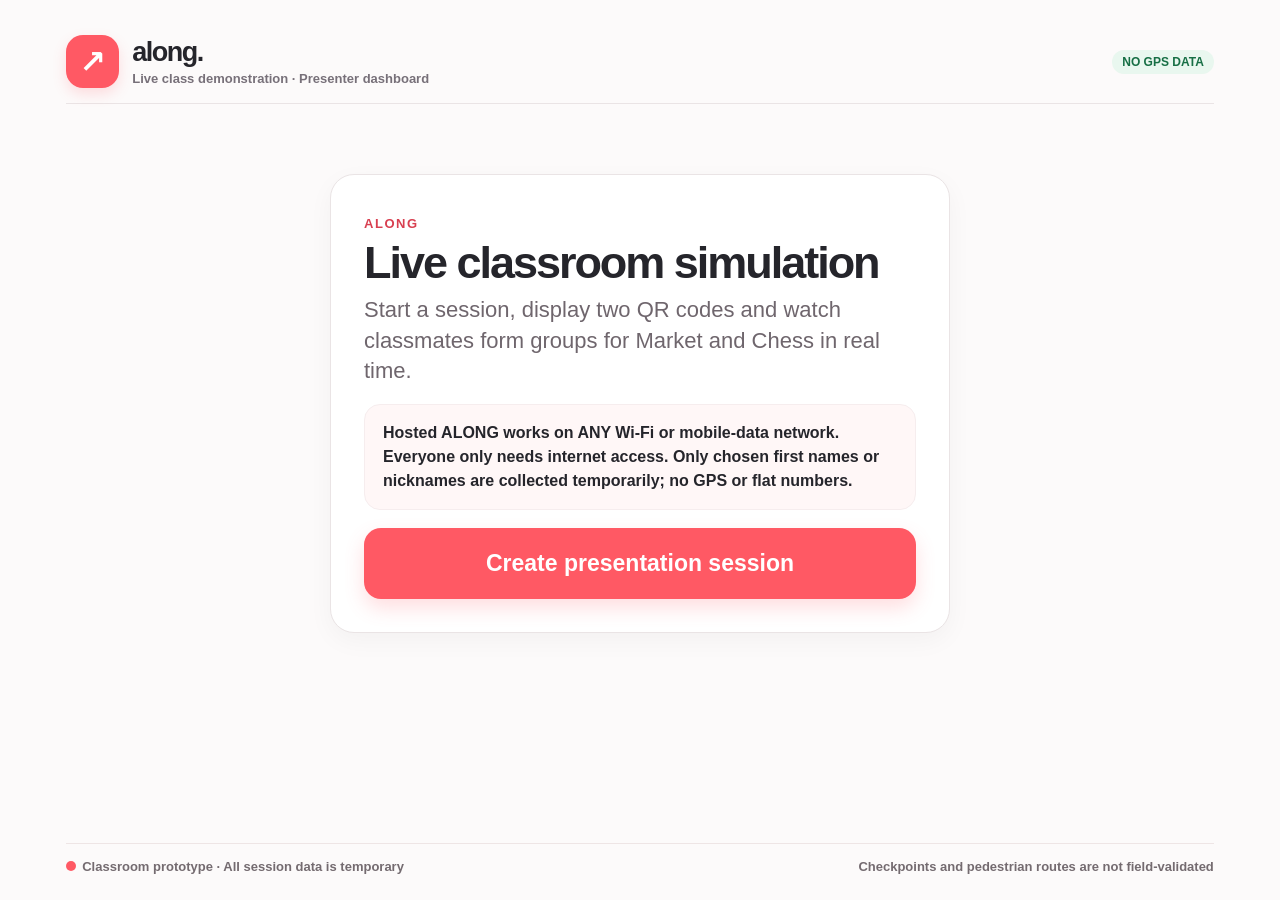
<file: static/presenter.html>
<!doctype html><html lang="en"><head><meta charset="utf-8"><meta name="viewport" content="width=device-width, initial-scale=1"><meta name="theme-color" content="#FCFAFA"><title>ALONG · Presenter Dashboard</title><link rel="stylesheet" href="/static/style.css"><link rel="stylesheet" href="/static/map.css"></head><body><div class="page"><header class="top"><div class="identity"><div class="logo" aria-hidden="true">↗</div><div><div class="brand">along.</div><div class="subbrand">Live class demonstration · Presenter dashboard</div></div></div><span class="badge live">NO GPS DATA</span></header><main id="presenter" class="content"></main><footer class="footer"><span><i class="footdot"></i>Classroom prototype · All session data is temporary</span><span>Checkpoints and pedestrian routes are not field-validated</span></footer></div><script src="/static/weather.js"></script><script src="/static/network-map.js"></script><script src="/static/presenter.js"></script></body></html>
</file>
<file: static/style.css>
:root{--ink:#171b18;--paper:#f7f6f0;--surface:#fffefb;--yellow:#f7d64a;--soft:#edf0e9;--muted:#48534b;--line:#cdd4ca;--blue:#386ca1;--green:#277350;--shadow:0 5px 0 rgba(25,35,29,.12)}
*{box-sizing:border-box}html,body{margin:0;min-height:100%;background:var(--paper);color:var(--ink);font-family:Arial,Helvetica,"PingFang HK","Noto Sans TC",sans-serif}button,input{font:inherit}button{cursor:pointer;color:var(--ink)}button:focus-visible,input:focus-visible{outline:4px solid #0874db;outline-offset:3px}button:disabled{cursor:not-allowed}.page{max-width:1250px;margin:auto;padding:22px clamp(18px,4vw,52px) 26px;min-height:100svh;display:flex;flex-direction:column;gap:18px}
.top{display:flex;align-items:center;justify-content:space-between;gap:15px}.identity{display:flex;gap:12px;align-items:center}.logo{background:var(--ink);color:var(--yellow);font-size:29px;font-weight:900;border-radius:13px;width:50px;height:50px;display:grid;place-items:center}.brand{font-size:19px;font-weight:900;letter-spacing:.04em}.subbrand,.muted{color:var(--muted)}.subbrand{font-size:14px;font-weight:600;padding-top:3px}.lang{background:var(--surface);border:2px solid var(--ink);border-radius:13px;padding:13px 16px;font-weight:800;min-height:52px}.step{font-weight:900;letter-spacing:.12em;font-size:13px;color:#59645a;margin:8px 0 8px}h1{font-size:clamp(34px,4.8vw,58px);line-height:1.07;letter-spacing:-.045em;margin:0 0 8px}h2{font-size:clamp(23px,3vw,32px);margin:0 0 10px}h3{margin:0;font-size:21px}.lead{font-size:clamp(18px,2.2vw,23px);font-weight:650;color:#424b44;margin:0 0 18px;line-height:1.38}.content{flex:1}.activitygrid{display:grid;grid-template-columns:repeat(6,minmax(0,1fr));gap:15px;margin-top:17px}.activity{grid-column:span 2;min-height:210px;display:flex;flex-direction:column;align-items:center;justify-content:center;gap:12px;border:3px solid var(--ink);border-radius:23px;background:var(--yellow);box-shadow:var(--shadow);padding:16px}.activity:hover:not(:disabled){transform:translateY(-2px)}.activity svg{width:76px;height:76px}.activity .activity-name{font-size:clamp(25px,3vw,34px);font-weight:900}.activity .status{padding:6px 13px;border:1.5px solid var(--ink);border-radius:99px;background:#fffefb;font-size:14px;font-weight:800}.activity.disabled{background:#e2e7e0;color:#526058;border-color:#a9b4a9;box-shadow:none}.activity.disabled svg{opacity:.58}.activity.disabled .status{border-color:#c4ccc3}.activity:nth-child(4){grid-column:2/span 2}.activity:nth-child(5){grid-column:4/span 2}
svg.icon{display:block;stroke:currentColor;fill:none;stroke-width:2.8;stroke-linecap:round;stroke-linejoin:round}.back{background:var(--surface);border:2px solid var(--ink);border-radius:14px;padding:12px 18px;font-weight:850;min-height:50px;margin:5px 0 15px}.buildinggrid,.slotgrid{display:grid;grid-template-columns:repeat(2,minmax(0,1fr));gap:15px}.bigoption{display:flex;flex-direction:column;gap:14px;align-items:flex-start;justify-content:center;text-align:left;min-height:180px;background:var(--surface);border:3px solid var(--ink);border-radius:21px;padding:23px 27px}.bigoption:hover{background:#fff2af}.bigoption svg{height:44px;width:44px}.bigoption strong{font-size:27px}.bigoption small{font-size:17px;color:var(--muted);line-height:1.35}.bigoption .bigtime{font-size:44px;letter-spacing:-.04em;font-weight:900}.hint{background:#ecefe8;border-radius:15px;padding:16px 18px;font-size:16px;font-weight:650;line-height:1.5;margin:18px 0}.groupnote{border-left:6px solid #b47529;border-radius:0 12px 12px 0;background:#fcf0db;padding:14px 15px;font-weight:650;line-height:1.5;margin:15px 0}.pace{display:flex;align-items:center;gap:14px;background:#e9eee7;border:2px solid #bcc8bc;border-radius:18px;padding:18px;margin:17px 0}.pace input{width:32px;height:32px;accent-color:#f6cf2f;flex:none}.pace strong{display:block;font-size:20px}.pace small{color:#4f594f;font-size:15px}.review{max-width:960px;border:3px solid var(--ink);border-radius:25px;background:var(--surface);padding:clamp(20px,4vw,34px);margin:12px auto}.review-head{display:flex;align-items:center;gap:17px;border-bottom:2px solid var(--line);padding-bottom:17px}.review-head svg{width:59px;height:59px}.review-head .destination{color:var(--muted);font-weight:750;margin-top:6px}.facts{display:grid;grid-template-columns:1fr 1fr;gap:13px;margin:20px 0}.fact{background:#eef1eb;padding:17px;border-radius:14px}.fact label{color:#4a584e;display:block;font-size:14px;font-weight:800;margin-bottom:8px}.fact strong{font-size:21px;font-weight:900;line-height:1.25}.button-primary{border:3px solid var(--ink);border-radius:17px;background:var(--yellow);min-height:71px;padding:18px;font-size:23px;font-weight:900;width:100%}.button-primary:hover{background:#ffe781}.button-secondary{border:2px solid var(--ink);border-radius:13px;background:var(--surface);min-height:55px;padding:12px 18px;font-size:17px;font-weight:850}.button-secondary:disabled{opacity:.4}.rowbuttons{display:flex;gap:12px;flex-wrap:wrap}.rowbuttons button{flex:1}.success-circle{height:83px;width:83px;background:#e7f1e9;border:3px solid #23714d;border-radius:50%;display:grid;place-items:center;margin:5px auto 18px;color:#23714d}.success-circle svg{height:42px;width:42px}.center{text-align:center}.live-count{background:#f9f0c6;padding:12px 16px;border-radius:13px;font-size:17px;font-weight:800;margin:12px 0}.live-count strong{font-size:25px}.warn{color:#904c24}.error{background:#f9e6e1;border:2px solid #a64a34;border-radius:12px;padding:13px 15px;font-weight:750;margin:12px 0;line-height:1.4}.badge{font-weight:800;font-size:12px;border-radius:60px;padding:5px 10px;background:#e8ebe6;display:inline-block}.badge.live{background:#e5f3e9;color:#216344}.badge.sample{background:#f3e9cc;color:#665013}.footer{border-top:2px solid #d4d9d0;padding-top:15px;display:flex;justify-content:space-between;flex-wrap:wrap;gap:8px;color:#505b52;font-size:13px;font-weight:700}.footdot{background:#398a5d;width:10px;height:10px;display:inline-block;border-radius:50%;margin-right:6px}.footer a{color:#2b5c83}
/* Presenter */
.presenter-head{background:var(--ink);color:#fffef9;border-radius:20px;padding:25px 28px}.presenter-head h1{font-size:clamp(31px,4.3vw,51px)}.presenter-head p{font-size:18px;color:#dbe2d9;margin:9px 0}.presenter-head .badge{color:#15251a;background:var(--yellow)}.panel{background:var(--surface);border:2px solid var(--line);border-radius:18px;padding:22px}.dash-top{display:flex;justify-content:space-between;align-items:center;gap:15px;flex-wrap:wrap}.dashstats{display:grid;grid-template-columns:repeat(3,1fr);gap:12px;margin:17px 0}.metric{border-radius:15px;background:#edf0e9;padding:17px}.metric strong{display:block;font-size:38px;line-height:1.1}.metric span{font-size:14px;font-weight:800;color:#596157}.presenter-grid{display:grid;grid-template-columns:1fr 1fr;gap:16px}.qrbox{padding:19px;text-align:center;border:2px solid #bfcac0;border-radius:17px;background:#fafbf7}.qrbox img{max-width:205px;width:100%;border:1px solid #ddd;background:white;border-radius:8px}.qrbox strong{display:block;font-size:22px;margin-bottom:6px}.qrbox p{font-size:13px;color:#556054;margin:4px 0 10px}.url-label{font-size:14px;font-weight:800;display:block;margin-bottom:8px}.url-input{border:2px solid #98a69a;padding:14px;border-radius:12px;font-size:16px;width:100%;margin-bottom:13px}.admin-controls{display:flex;gap:10px;flex-wrap:wrap;margin-top:14px}.admin-controls button{flex:1;min-width:160px}.group-card{padding:16px 18px;border:2px solid var(--line);border-radius:16px;background:#fffefb;margin-bottom:12px}.group-card.market{border-left:7px solid #386ca1}.group-card.chess{border-left:7px solid #277350}.group-card header{display:flex;gap:12px;justify-content:space-between;align-items:flex-start}.group-card .count{font-size:32px;font-weight:900}.group-card .meta{color:#506052;font-size:14px;font-weight:720;margin:8px 0}.originbars{display:grid;grid-template-columns:1fr 1fr;gap:8px;margin:12px 0}.originbar{padding:9px;background:#eff2eb;border-radius:10px;font-weight:700;font-size:14px}.line{height:1px;background:var(--line);margin:20px 0}.quiet{color:#5a665a;font-size:14px;line-height:1.5}.code{font-size:30px;letter-spacing:.16em;font-weight:900;color:var(--ink);background:var(--yellow);border-radius:12px;padding:8px 13px}.status-line{display:flex;gap:8px;align-items:center;font-size:14px;font-weight:800;color:#2d7051}.status-indicator{width:10px;height:10px;border-radius:50%;background:#4a995e}.two-column{display:grid;grid-template-columns:1.05fr .95fr;gap:20px}.session-welcome{max-width:620px;margin:50px auto;background:var(--surface);border:2px solid var(--ink);border-radius:22px;padding:33px}.session-welcome h1{font-size:45px}.link{color:#1d5d90;overflow-wrap:anywhere;font-size:13px}.small{font-size:14px}.hidden{display:none!important}
@media(max-width:900px){.two-column{grid-template-columns:1fr}.activity{min-height:170px}.activity svg{width:60px;height:60px}}
@media(max-width:620px){.page{padding:15px 15px 20px;gap:13px}.logo{width:39px;height:39px;font-size:24px}.brand{font-size:14px}.subbrand{font-size:12px}.lang{padding:10px;font-size:13px;min-height:44px}.activitygrid{grid-template-columns:repeat(2,minmax(0,1fr));gap:12px}.activity,.activity:nth-child(4),.activity:nth-child(5){grid-column:auto}.activity:nth-child(5){grid-column:1/span 2;max-width:270px;width:100%;justify-self:center}.activity{min-height:156px;border-radius:18px;gap:9px;padding:15px 7px}.activity svg{width:50px;height:50px}.activity .activity-name{font-size:23px}.activity .status{font-size:11px;padding:5px 9px}.buildinggrid,.slotgrid,.facts,.presenter-grid{grid-template-columns:1fr}.bigoption{min-height:132px;padding:18px;gap:5px}.bigoption svg{height:32px;width:32px}.bigoption strong{font-size:25px}.bigoption .bigtime{font-size:38px}.review{padding:18px}.fact{padding:14px}.fact strong{font-size:19px}.presenter-head{padding:22px}.panel{padding:17px}.dashstats{gap:6px}.metric{padding:12px}.metric strong{font-size:30px}.metric span{font-size:11px}.qrbox img{max-width:180px}.rowbuttons{flex-direction:column}.footer{font-size:12px}}
@media(prefers-reduced-motion:reduce){*{scroll-behavior:auto!important;animation:none!important;transition:none!important}}


/* ALONG V5 · Warm coral/white design system. Accessibility and app functionality retained. */
:root {
 --ink:#25252B; --paper:#FCFAFA; --surface:#FFFFFF;
 --yellow:#FF5964; --soft:#FFF0F1; --muted:#62616A;
 --line:#EAE4E5; --blue:#F15B66; --green:#9D5BA9;
 --coral:#FF5964; --coral-dark:#D83F50; --blush:#FFE8EA;
 --shadow:0 12px 28px rgba(62,40,47,.09);
}
html,body{font-family:-apple-system,BlinkMacSystemFont,"Segoe UI",Arial,"PingFang HK","Noto Sans TC",sans-serif;background:var(--paper);color:var(--ink)}
.page{max-width:1250px;gap:20px;padding-top:28px}
.top{padding:7px 0 15px;border-bottom:1px solid var(--line)}
.identity{gap:13px}
.logo{width:53px;height:53px;font-size:32px;line-height:1;border-radius:17px;background:var(--coral);color:white;box-shadow:0 6px 14px rgba(255,89,100,.18);font-family:system-ui;font-weight:750}
.brand{font-size:27px;font-weight:850;letter-spacing:-.055em;text-transform:lowercase;color:var(--ink)}
.subbrand{font-weight:600;font-size:13px;color:#777079}
h1{letter-spacing:-.045em;font-weight:850;font-size:clamp(34px,4.2vw,54px)}
h2{font-weight:820;letter-spacing:-.035em}
.lead{color:#6F666D;font-weight:500;font-size:clamp(18px,2vw,22px)}
.step,.hero-label,.eyebrow{color:var(--coral-dark)}
.lang,.back,.button-secondary,.weather-button{border:1.5px solid #E5DDDE;border-radius:14px;background:white;box-shadow:none;color:var(--ink)}
.lang:hover,.back:hover,.button-secondary:hover,.weather-button:hover{border-color:var(--coral);background:#FFF5F6}
.activitygrid{grid-template-columns:repeat(6,minmax(0,1fr));gap:14px;margin:23px 0}
.activity,.activity:nth-child(4),.activity:nth-child(5){grid-column:span 2;border:1px solid #F6DEE0;border-radius:25px;background:#FFF0F1;box-shadow:none;color:var(--ink);min-height:166px;gap:8px;transition:transform .15s ease,box-shadow .15s ease,background .15s ease}
.activity:nth-child(1),.activity:nth-child(2){grid-column:span 3;min-height:205px;background:var(--coral);color:#FFFFFF;border:1px solid var(--coral);box-shadow:0 12px 20px rgba(255,89,100,.18)}
.activity:hover:not(:disabled){transform:translateY(-3px);box-shadow:0 15px 30px rgba(255,89,100,.22)}
.activity-emoji{font-size:clamp(44px,6vw,70px);line-height:1.14;filter:drop-shadow(0 3px 3px rgba(0,0,0,.06))}
.activity .activity-name{font-size:clamp(23px,3vw,36px);font-weight:850;letter-spacing:-.035em}
.activity .status{border:none;border-radius:99px;font-size:14px;background:rgba(255,255,255,.20);color:white;font-weight:800;padding:7px 17px}
.activity.disabled{background:#FFF2F3;color:#454047;opacity:1;border-color:#F5E4E7}
.activity.disabled .activity-emoji{filter:grayscale(.35);opacity:.62;font-size:49px}
.activity.disabled .status{background:#EAE2E5;color:#716E72;border:none;font-weight:700}
.bigoption,.review,.group-preview,.panel,.session-welcome{background:white;border:1.5px solid var(--line);box-shadow:0 8px 26px rgba(32,24,29,.04);border-radius:24px}
.bigoption:hover,.bigoption.selectable{background:#FFF4F4;border-color:var(--coral)}
.bigoption svg,.review-head svg{color:var(--coral)}
.selectable{background:#FFF3F4!important;border-color:var(--coral)!important}
.fact,.metric,.originbar,.entrance-card,.hint{background:#FFF7F7;border:1px solid #F6EDEE;border-radius:16px}
.pace{background:#FFF6F7;border:1.5px solid #F4D9DC}
.pace input{accent-color:var(--coral)}
.groupnote,.demo-ribbon{background:#FFF2EE;border-left:5px solid var(--coral);color:#6F4545}
.participant-note,.key-info,.live-count{background:#FFF3F4;color:#51434B}
.button-primary{border:none;border-radius:17px;background:var(--coral);color:white;box-shadow:0 9px 20px rgba(255,89,100,.2)}
.button-primary:hover{background:var(--coral-dark)}
.button-primary:focus-visible,button:focus-visible,input:focus-visible{outline:3px solid #3A92EF;outline-offset:3px}
.app-switch{background:#FFF1F2;border:1px solid #F3E6E7}
.app-switch button.active{background:var(--coral);color:white;box-shadow:0 4px 10px rgba(255,89,100,.13)}
.steps span{background:#F4E2E5}.steps span.done{background:var(--coral)}
.label-pill{background:#FFE8EA;color:#AC4652}
.presenter-head{background:linear-gradient(110deg,#FFFFFF 0%,#FFF1F2 100%);border:1px solid #F1DEE0;color:var(--ink);box-shadow:none}
.presenter-head h1{color:var(--ink)}.presenter-head p{color:#6A6066}.presenter-head .badge{background:var(--coral);color:white}
.code{background:#FFE6E9;color:#B63649}
.group-card{border:1px solid var(--line);border-radius:19px;background:#fff}
.group-card.market{border-left:7px solid var(--coral)}
.group-card.chess{border-left:7px solid #9D5BA9}
.metric{background:#FFF3F4}.metric span{color:#70656D}
.badge.live{background:#E9F7EF;color:#176F45}
.badge.sample{background:#FFE8EB;color:#9D4555}
.weather-strip{background:#FFFFFF!important;border-color:#F1E5E7!important;color:var(--ink)!important;border-radius:17px!important}
.wx-title,.wx-detail,.weather-strip p{color:#766D75!important}
.map-stage{background:#fff;border:1.5px solid #EDE3E6;border-radius:20px}
.map-route.route-market{stroke:#F15B66}.map-route.route-chess{stroke:#A46CB0}
.map-checkpoints circle{fill:#FFFFFF;stroke:#F15B66}
.map-loc{fill:#34272F}.map-sub{fill:#7B6873}
.swatch.market{background:#F15B66}.swatch.chess{background:#A46CB0}
.map-controls button{background:#FFF0F1;border:1px solid #F4D9DD;color:#853B47;border-radius:12px}
.map-controls button:hover{background:#FFDDE2}
.wx-explainer{background:#FFF3F4;color:#55434A}
.wx-explainer strong{color:#5E2731}
.footer{border-top:1px solid #EEE5E5;color:#746B70}
.footdot{background:var(--coral)}
@media(max-width:620px){
 .page{padding:15px 15px 22px;gap:12px}.top{padding-bottom:12px}
 .logo{width:45px;height:45px;font-size:26px;border-radius:14px}
 .brand{font-size:24px}.subbrand{font-size:11px}
 .activitygrid{grid-template-columns:repeat(2,minmax(0,1fr));gap:10px}
 .activity:nth-child(1),.activity:nth-child(2){grid-column:span 1;min-height:176px}
 .activity:nth-child(3),.activity:nth-child(4){grid-column:span 1;min-height:153px}
 .activity:nth-child(5){grid-column:span 2;max-width:100%;min-height:128px;width:100%;justify-self:stretch;display:grid;grid-template-columns:auto 1fr auto;justify-items:start;padding:18px 24px;column-gap:14px}
 .activity:nth-child(5) .activity-emoji{font-size:41px}
 .activity .activity-name{font-size:24px}
 .activity-emoji{font-size:50px}
 .activity.disabled .activity-emoji{font-size:42px}
 .activity .status{font-size:12px;padding:5px 11px}
 .groupnote,.demo-ribbon{font-size:12px}
 .panel{padding:17px}
}

/* V6: accessible optional nickname entry and live group roster */
.name-field{display:flex;flex-direction:column;gap:9px;background:#fff4f5;border:1.5px solid #ffcbd0;border-radius:18px;padding:18px;margin:18px 0}
.name-field strong{font-size:20px}.name-field small{font-size:14px;color:#655458;line-height:1.5}
.name-field input{width:100%;box-sizing:border-box;border:2px solid #b7aeb1;border-radius:14px;background:#fff;padding:16px;font-size:22px;color:#171717}
.names-card{padding:18px 16px;border:1.5px solid #f1b6ba;border-radius:18px;margin:18px 0;background:#fffafa}
.names-card h3{margin:0 0 10px;font-size:22px}.name-list{display:flex;flex-wrap:wrap;gap:9px}
.name-chip{display:inline-block;background:#ffe2e4;border-radius:100px;padding:10px 15px;font-size:18px;font-weight:750;color:#35272b}
.presenter-names{border-top:1px solid #eed4d7;padding:10px 0;margin-top:9px;font-size:15px;line-height:1.55}
@media(max-width:620px){.name-field input{font-size:20px}.names-card h3{font-size:20px}.name-chip{font-size:16px}}
</file>
<file: static/map.css>
/* Presenter map, top-of-screen weather and related small-screen refinements. */
.weather-strip{background:#ecf2e9;border:2px solid #c7d8ca;border-radius:17px;padding:14px 18px;display:flex;align-items:center;gap:13px;justify-content:space-between;flex-wrap:wrap;color:#183528}.weather-strip strong{font-size:23px;font-weight:900}.weather-strip .wx-icon{font-size:29px;line-height:1}.weather-strip .wx-group{display:flex;align-items:center;gap:12px}.weather-strip .wx-title{font-size:11px;font-weight:900;letter-spacing:.1em;color:#4f6556}.weather-strip .wx-detail{color:#536456;font-size:12px;line-height:1.4}.weather-strip .wx-status{font-size:11px;font-weight:900;text-transform:uppercase;letter-spacing:.09em;background:#e2ece4;padding:7px 10px;border-radius:8px}.weather-strip .wx-note{font-size:12px;font-weight:750;color:#564f2c}.weather-strip a{font-size:11px;color:#285d45}.weather-strip.alert{border-color:#b97459;background:#fff6ee}.weather-strip.unavailable{border-color:#d3d7ce;background:#f3f4ed;color:#4d574e}
.network-section{margin:20px 0 16px}.network-label{display:flex;justify-content:space-between;align-items:start;flex-wrap:wrap;gap:14px;margin-bottom:14px}.network-label h2{margin:3px 0 6px}.network-label p{margin:0}.map-legend{display:flex;gap:15px;align-items:center;flex-wrap:wrap;font-size:14px;font-weight:800;margin-top:10px}.map-legend span{display:flex;align-items:center;gap:7px}.swatch{display:inline-block;width:13px;height:13px;border-radius:50%;background:#999}.swatch.market{background:#3686cc}.swatch.chess{background:#269a70}.map-stage{background:#fff;border:1px solid #cdd7ce;border-radius:17px;overflow:hidden}.map-stage svg{display:block;width:100%;height:auto;max-height:510px}.map-route{fill:none;stroke-width:9;stroke-linecap:round;stroke-dasharray:15 16;opacity:.6}.map-route.route-market{stroke:#438fd2}.map-route.route-chess{stroke:#38a57c}.map-checkpoints circle{fill:#fff9e5;stroke:#2f4c3c;stroke-width:4}.map-loc{font-size:15px;fill:#21332a;font-weight:900;letter-spacing:.02em}.map-sub{font-size:11px;fill:#617568;font-weight:750}.map-stage .actor{text-shadow:none}.map-footer{display:flex;justify-content:space-between;align-items:center;gap:14px;padding:15px 20px;flex-wrap:wrap}.map-footer>div:first-child{display:flex;flex-direction:column;gap:5px}.map-footer strong{font-size:20px}.map-footer span{font-size:14px;color:#516151}.map-controls{display:flex;gap:8px;flex-wrap:wrap}.map-controls button{background:#e4ebe1;border:1px solid #b9c8bb;color:#1d3625;font-size:13px;padding:10px 13px;border-radius:9px;font-weight:900;cursor:pointer}.map-controls button:hover{background:#d5e5d7}.map-controls button:focus-visible{outline:3px solid #111;outline-offset:2px}.map-footnote{color:#697468;font-size:12px;margin-top:10px;line-height:1.55}.weather-full{display:grid;grid-template-columns:1.4fr 1fr;gap:16px;align-items:start;margin-bottom:15px}.weather-full .weather-strip{height:100%}.wx-explainer{background:#f4f6ef;border-radius:13px;padding:16px;font-size:13px;color:#405647;line-height:1.5}.wx-explainer strong{color:#1e3e2c}.eyebrow{font-size:12px;font-weight:900;letter-spacing:.12em;color:#5b685f}
@media(max-width:850px){.weather-full{grid-template-columns:1fr}.map-footer{padding:12px}.network-label h2{font-size:24px}}@media(max-width:620px){.weather-strip{gap:10px;padding:12px}.weather-strip strong{font-size:21px}.weather-strip .wx-icon{font-size:24px}.map-legend{font-size:12px}.map-footer strong{font-size:17px}.map-footer span{font-size:12px}.map-controls button{padding:9px 10px;font-size:12px}}@media(prefers-reduced-motion:reduce){.map-route{stroke-dasharray:none}}


/* ALONG map palette */
.map-route.route-market{stroke:#F15B66!important}
.map-route.route-chess{stroke:#A46CB0!important}
.swatch.market{background:#F15B66!important}
.swatch.chess{background:#A46CB0!important}
.map-checkpoints circle{fill:#FFFFFF;stroke:#F15B66}
.map-stage{border-color:#F0E2E5}
</file>
